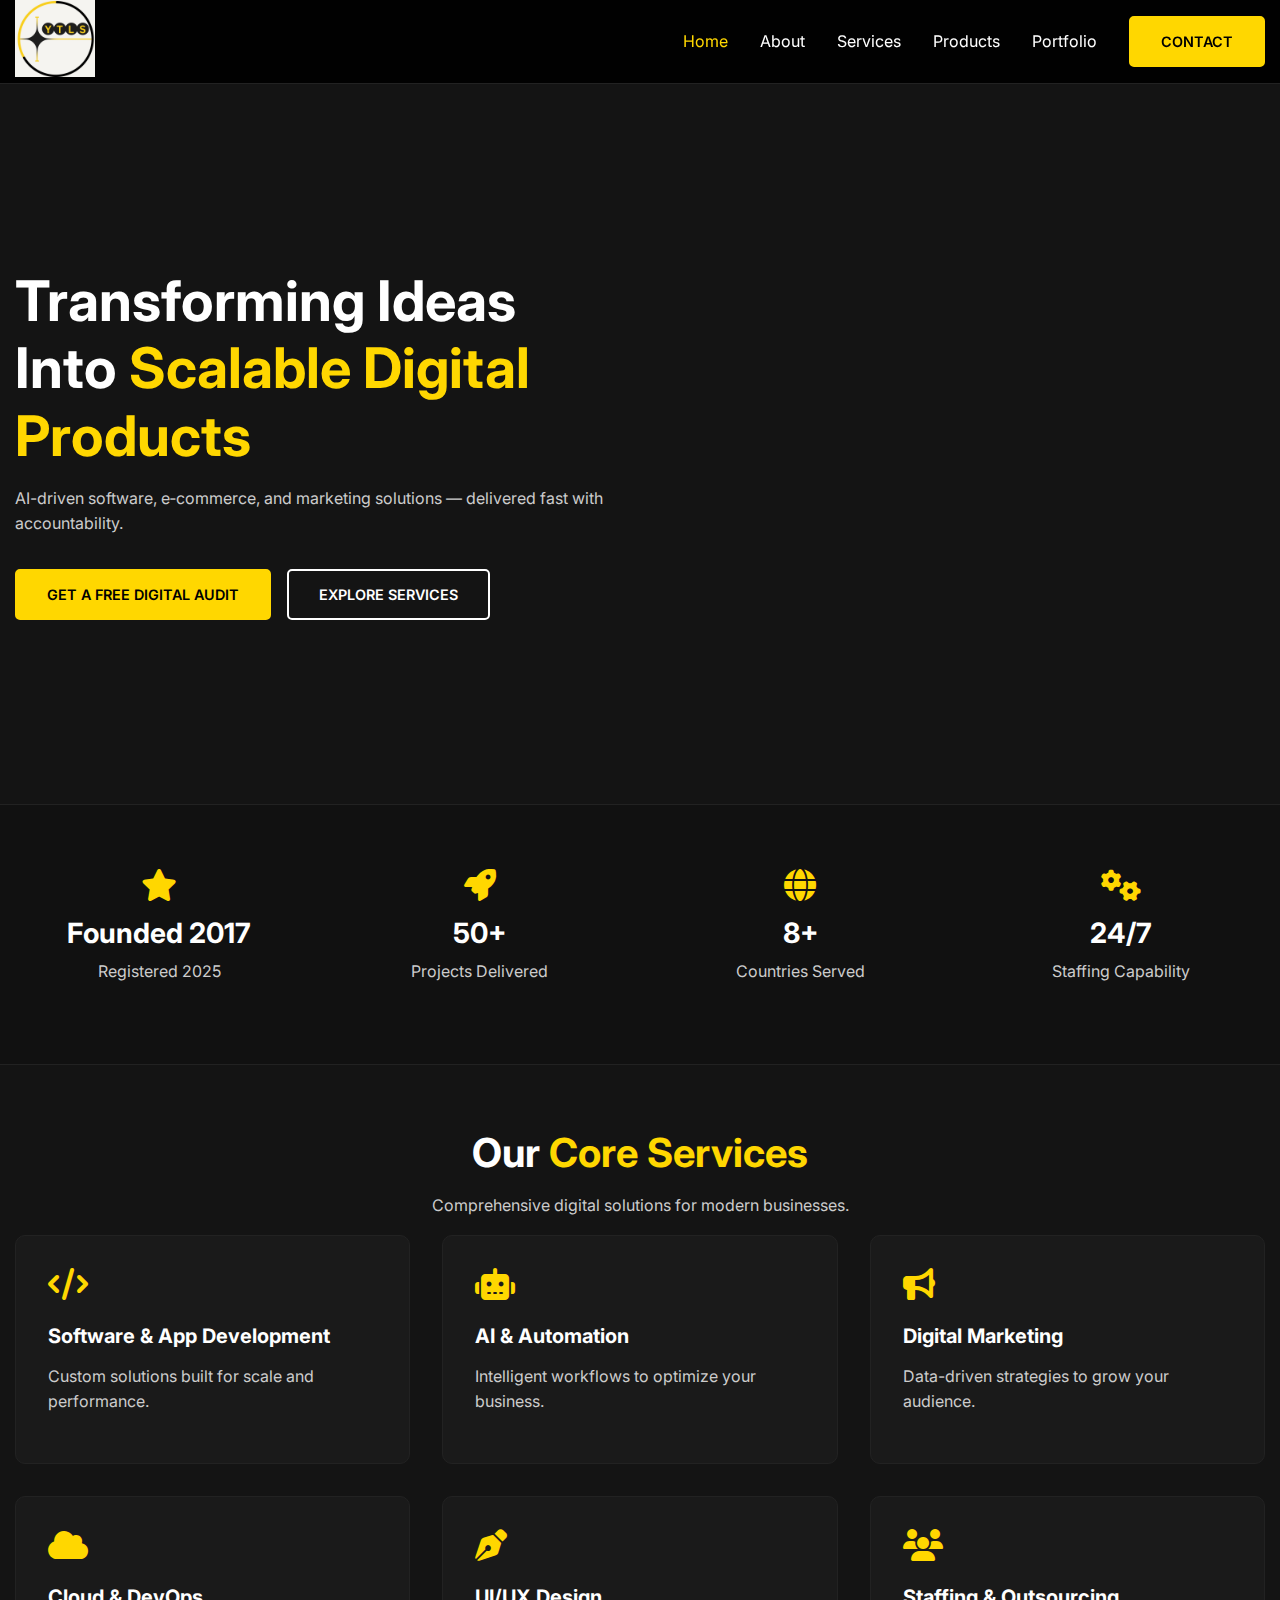
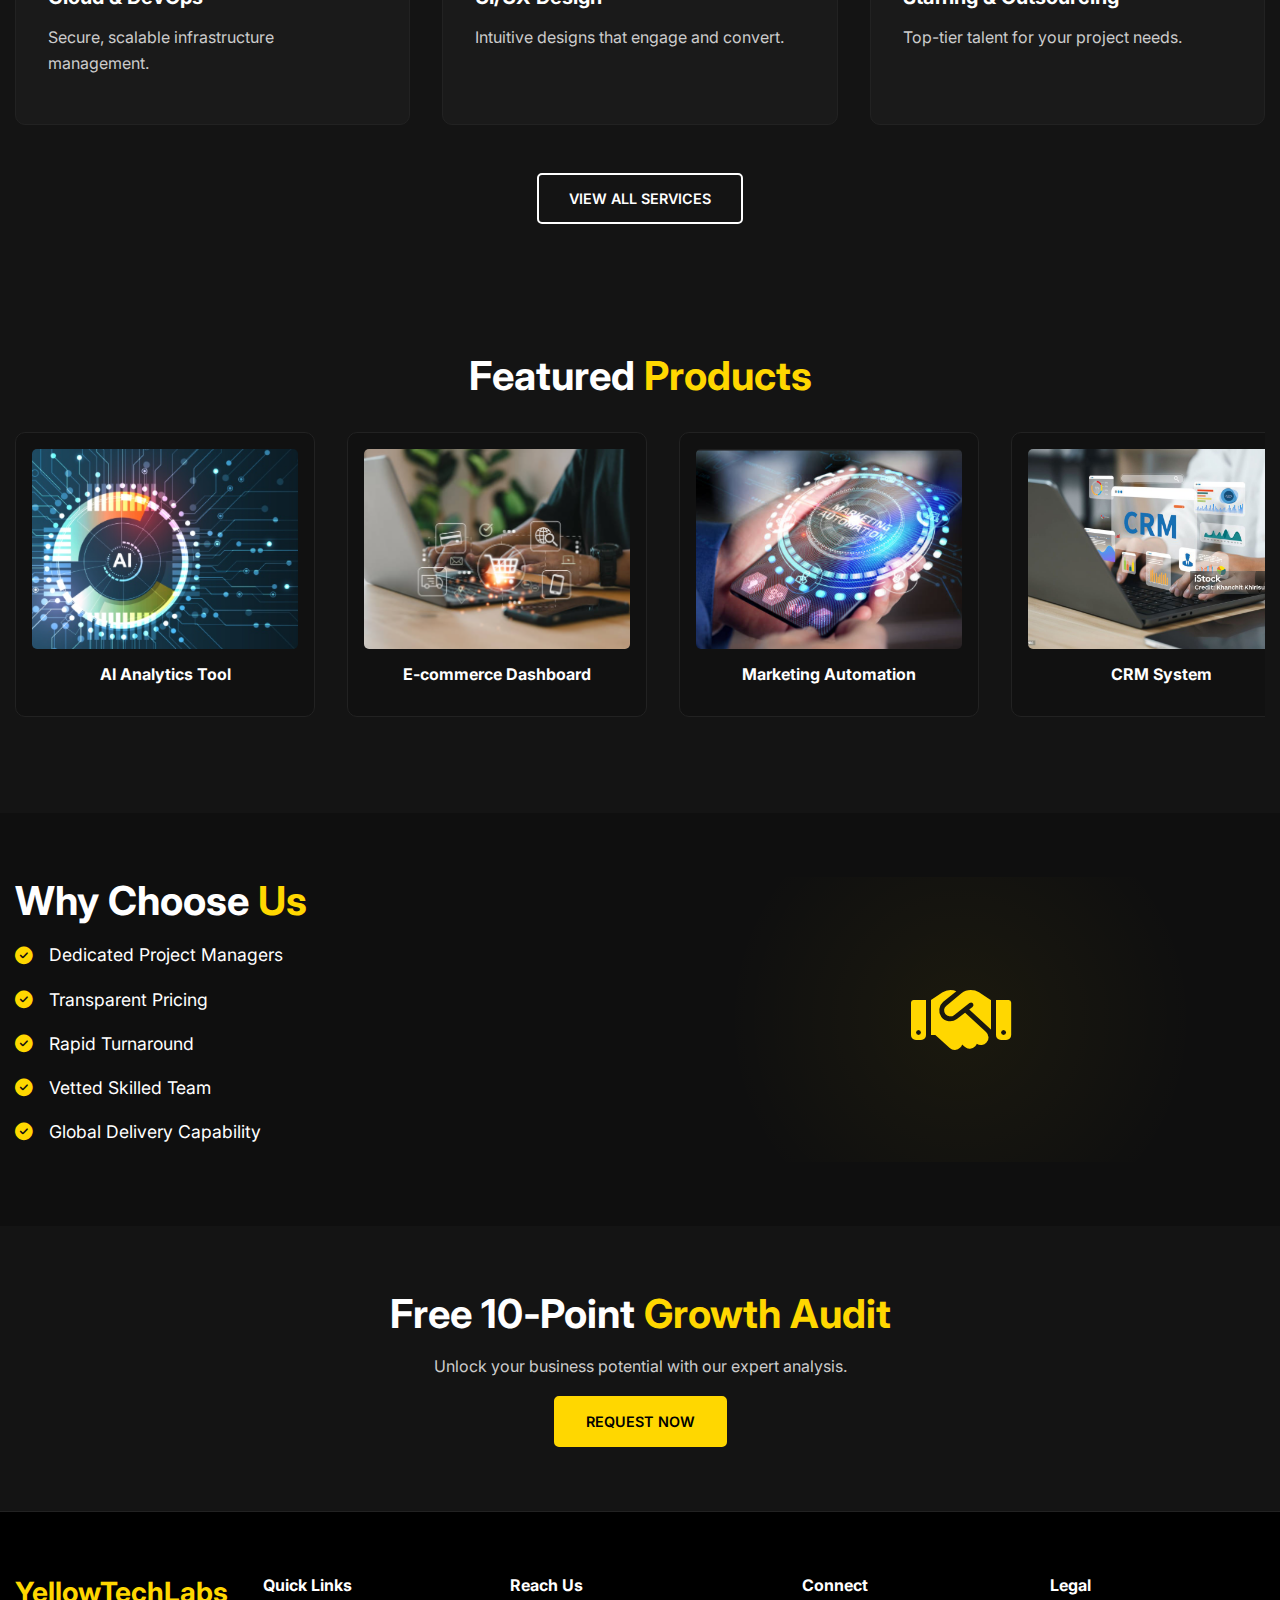
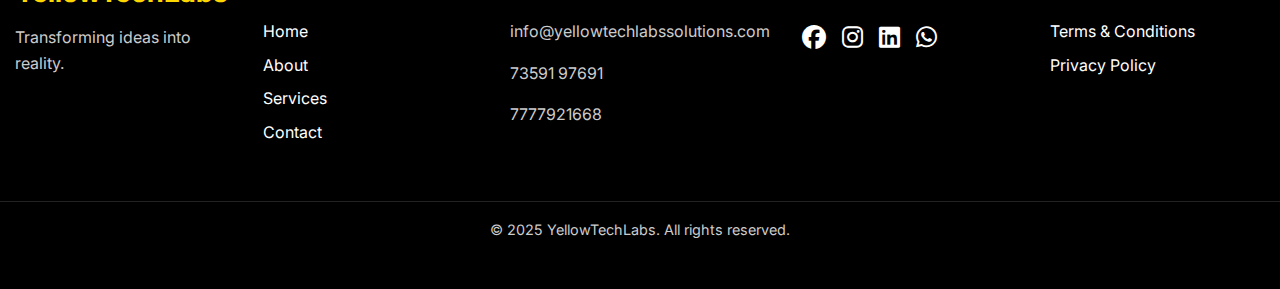
<file: index.html>
<!DOCTYPE html>
<html lang="en">

<head>
    <meta charset="UTF-8">
    <meta name="viewport" content="width=device-width, initial-scale=1.0">
    <meta name="description"
        content="YellowTechLabs - Transforming Ideas Into Scalable Digital Products. AI-driven software, e-commerce, and marketing solutions.">
    <meta name="keywords" content="Software Development, AI, Digital Marketing, E-commerce, DevOps, UI/UX Design">
    <meta name="author" content="YellowTechLabs">

    <!-- Open Graph / Facebook -->
    <meta property="og:type" content="website">
    <meta property="og:url" content="https://www.yellowtechlabs.com/">
    <meta property="og:title" content="YellowTechLabs - Transforming Ideas Into Scalable Digital Products">
    <meta property="og:description"
        content="AI-driven software, e-commerce, and marketing solutions — delivered fast with accountability.">
    <meta property="og:image" content="https://www.yellowtechlabs.com/images/og-image.jpg">

    <!-- Twitter -->
    <meta property="twitter:card" content="summary_large_image">
    <meta property="twitter:url" content="https://www.yellowtechlabs.com/">
    <meta property="twitter:title" content="YellowTechLabs - Transforming Ideas Into Scalable Digital Products">
    <meta property="twitter:description"
        content="AI-driven software, e-commerce, and marketing solutions — delivered fast with accountability.">
    <meta property="twitter:image" content="https://www.yellowtechlabs.com/images/og-image.jpg">

    <title>YellowTechLabs - Transforming Ideas Into Scalable Digital Products</title>

    <link rel="preconnect" href="https://fonts.googleapis.com">
    <link rel="preconnect" href="https://fonts.gstatic.com" crossorigin>
    <link href="https://fonts.googleapis.com/css2?family=Inter:wght@400;600;700&display=swap" rel="stylesheet">
    <link rel="stylesheet" href="https://cdnjs.cloudflare.com/ajax/libs/font-awesome/6.4.0/css/all.min.css">
    <link rel="stylesheet" href="css/style.css">
</head>

<body>

    <!-- Navigation -->
    <nav class="navbar" aria-label="Main Navigation">
        <div class="container">
            <a href="index.html" class="logo" aria-label="YellowTechLabs Home">
                <img src="images/newlogo2.jpeg" alt="YellowTechLabs" style="height: 80px; width: auto;">
            </a>
            <button class="mobile-menu-toggle" aria-label="Toggle navigation">
                <i class="fa-solid fa-bars"></i>
            </button>
            <ul class="nav-links">
                <li><a href="index.html" class="active" aria-current="page">Home</a></li>
                <li><a href="about.html">About</a></li>
                <li><a href="services.html">Services</a></li>
                <li><a href="products.html">Products</a></li>
                <li><a href="portfolio.html">Portfolio</a></li>
                <li><a href="contact.html" class="btn btn-primary">Contact</a></li>
            </ul>
        </div>
    </nav>

    <!-- Section 1: Hero -->
    <header class="hero section-padding">
        <div class="container grid grid-2">
            <div class="hero-content">
                <h1>Transforming Ideas Into <span class="text-yellow">Scalable Digital Products</span></h1>
                <p>AI-driven software, e‑commerce, and marketing solutions — delivered fast with accountability.</p>
                <div class="hero-buttons">
                    <a href="#audit" class="btn btn-primary">Get a Free Digital Audit</a>
                    <a href="services.html" class="btn btn-secondary">Explore Services</a>
                </div>
            </div>
            <div class="hero-image">

            </div>
        </div>
    </header>

    <!-- Section 2: Trust Metrics -->
    <section class="trust-metrics section-padding" aria-label="Trust Metrics">
        <div class="container">
            <div class="grid grid-4 text-center">
                <div class="metric-item">
                    <i class="fa-solid fa-star fa-2x text-yellow" aria-hidden="true"></i>
                    <h3>Founded 2017</h3>
                    <p>Registered 2025</p>
                </div>
                <div class="metric-item">
                    <i class="fa-solid fa-rocket fa-2x text-yellow" aria-hidden="true"></i>
                    <h3>50+</h3>
                    <p>Projects Delivered</p>
                </div>
                <div class="metric-item">
                    <i class="fa-solid fa-globe fa-2x text-yellow" aria-hidden="true"></i>
                    <h3>8+</h3>
                    <p>Countries Served</p>
                </div>
                <div class="metric-item">
                    <i class="fa-solid fa-gears fa-2x text-yellow" aria-hidden="true"></i>
                    <h3>24/7</h3>
                    <p>Staffing Capability</p>
                </div>
            </div>
        </div>
    </section>

    <!-- Section 3: Core Services -->
    <section class="core-services section-padding" aria-labelledby="services-heading">
        <div class="container">
            <div class="section-header text-center">
                <h2 id="services-heading">Our <span class="text-yellow">Core Services</span></h2>
                <p>Comprehensive digital solutions for modern businesses.</p>
            </div>
            <div class="grid grid-3">
                <div class="service-card">
                    <i class="fa-solid fa-code fa-2x text-yellow" aria-hidden="true"></i>
                    <h3>Software & App Development</h3>
                    <p>Custom solutions built for scale and performance.</p>
                </div>
                <div class="service-card">
                    <i class="fa-solid fa-robot fa-2x text-yellow" aria-hidden="true"></i>
                    <h3>AI & Automation</h3>
                    <p>Intelligent workflows to optimize your business.</p>
                </div>
                <div class="service-card">
                    <i class="fa-solid fa-bullhorn fa-2x text-yellow" aria-hidden="true"></i>
                    <h3>Digital Marketing</h3>
                    <p>Data-driven strategies to grow your audience.</p>
                </div>
                <div class="service-card">
                    <i class="fa-solid fa-cloud fa-2x text-yellow" aria-hidden="true"></i>
                    <h3>Cloud & DevOps</h3>
                    <p>Secure, scalable infrastructure management.</p>
                </div>
                <div class="service-card">
                    <i class="fa-solid fa-pen-nib fa-2x text-yellow" aria-hidden="true"></i>
                    <h3>UI/UX Design</h3>
                    <p>Intuitive designs that engage and convert.</p>
                </div>
                <div class="service-card">
                    <i class="fa-solid fa-users fa-2x text-yellow" aria-hidden="true"></i>
                    <h3>Staffing & Outsourcing</h3>
                    <p>Top-tier talent for your project needs.</p>
                </div>
            </div>
            <div class="text-center mt-3">
                <a href="services.html" class="btn btn-secondary">View All Services</a>
            </div>
        </div>
    </section>

    <!-- Section 4: Featured Products -->
    <section class="featured-products section-padding" aria-labelledby="products-heading">
        <div class="container">
            <div class="section-header text-center">
                <h2 id="products-heading">Featured <span class="text-yellow">Products</span></h2>
            </div>
            <!-- Simple Horizontal Scroll Carousel -->
            <div class="carousel-container">
                <div class="carousel-track">
                    <div class="product-card">
                        <img src="images/AI Tool.png" alt="AI Analytics Tool"
                            style="height: 200px; width: 100%; object-fit: cover; border-radius: 5px; margin-bottom: 1rem;">
                        <h4>AI Analytics Tool</h4>
                    </div>
                    <div class="product-card">
                        <img src="images/E-commerce Dash.png" alt="E-commerce Dashboard"
                            style="height: 200px; width: 100%; object-fit: cover; border-radius: 5px; margin-bottom: 1rem;">
                        <h4>E-commerce Dashboard</h4>
                    </div>
                    <div class="product-card">
                        <img src="images/Product 3.png" alt="Marketing Automation"
                            style="height: 200px; width: 100%; object-fit: cover; border-radius: 5px; margin-bottom: 1rem;">
                        <h4>Marketing Automation</h4>
                    </div>
                    <div class="product-card">
                        <img src="images/CRM_System.png" alt="CRM System"
                            style="height: 200px; width: 100%; object-fit: cover; border-radius: 5px; margin-bottom: 1rem;">
                        <h4>CRM System</h4>
                    </div>
                </div>
            </div>
        </div>
    </section>

    <!-- Section 6: Why Choose Us -->
    <section class="why-choose-us section-padding" aria-labelledby="why-us-heading">
        <div class="container grid grid-2">
            <div class="why-content">
                <h2 id="why-us-heading">Why Choose <span class="text-yellow">Us</span></h2>
                <ul class="icon-list">
                    <li><i class="fa-solid fa-check-circle text-yellow" aria-hidden="true"></i>
                        Dedicated Project
                        Managers</li>
                    <li><i class="fa-solid fa-check-circle text-yellow" aria-hidden="true"></i>
                        Transparent Pricing</li>
                    <li><i class="fa-solid fa-check-circle text-yellow" aria-hidden="true"></i>
                        Rapid Turnaround</li>
                    <li><i class="fa-solid fa-check-circle text-yellow" aria-hidden="true"></i>
                        Vetted Skilled Team</li>
                    <li><i class="fa-solid fa-check-circle text-yellow" aria-hidden="true"></i>
                        Global Delivery
                        Capability</li>
                </ul>
            </div>
            <div class="why-image-placeholder" role="img" aria-label="Handshake illustration">
                <i class="fa-solid fa-handshake fa-5x text-yellow"></i>
            </div>
        </div>
    </section>

    <!-- Section 8: Lead Magnet CTA -->
    <section id="audit" class="cta-section section-padding text-center" aria-labelledby="cta-heading">
        <div class="container">
            <h2 id="cta-heading">Free 10‑Point <span class="text-yellow">Growth Audit</span></h2>
            <p>Unlock your business potential with our expert analysis.</p>
            <a href="contact.html" class="btn btn-primary">Request Now</a>
        </div>
    </section>

    <!-- Section 9: Footer -->
    <footer class="footer">
        <div class="container grid grid-5">
            <div class="footer-col">
                <h3>YellowTechLabs</h3>
                <p>Transforming ideas into reality.</p>
            </div>
            <div class="footer-col">
                <h4>Quick Links</h4>
                <ul>
                    <li><a href="index.html">Home</a></li>
                    <li><a href="about.html">About</a></li>
                    <li><a href="services.html">Services</a></li>
                    <li><a href="contact.html">Contact</a></li>
                </ul>
            </div>
            <div class="footer-col">
                <h4>Reach Us</h4>
                <p><a href="https://mail.google.com/mail/?view=cm&fs=1&to=info@yellowtechlabssolutions.com"
                        target="_blank">info@yellowtechlabssolutions.com</a></p>
                <p><a href="https://wa.me/917359197691" target="_blank">73591 97691</a></p>
                <p><a href="https://wa.me/917777921668" target="_blank">7777921668</a></p>
            </div>
            <div class="footer-col">
                <h4>Connect</h4>
                <div class="social-icons">
                    <a href="https://www.facebook.com/profile.php?id=61588084139112" target="_blank"
                        aria-label="Facebook"><i class="fa-brands fa-facebook"></i></a>
                    <a href="#" aria-label="Instagram"><i class="fa-brands fa-instagram"></i></a>
                    <a href="https://www.linkedin.com/company/111452900/admin/dashboard/" target="_blank"
                        aria-label="LinkedIn"><i class="fa-brands fa-linkedin"></i></a>
                    <a href="https://wa.me/917359197691" target="_blank" aria-label="WhatsApp"><i
                            class="fa-brands fa-whatsapp"></i></a>
                </div>
            </div>
            <div class="footer-col">
                <h4>Legal</h4>
                <ul>
                    <li><a href="#" class="open-modal" data-modal="terms">Terms & Conditions</a>
                    </li>
                    <li><a href="#" class="open-modal" data-modal="privacy">Privacy Policy</a></li>
                </ul>
            </div>
        </div>
        <div class="footer-bottom text-center">
            <p>&copy; 2025 YellowTechLabs. All rights reserved.</p>
        </div>
    </footer>

    <!-- Modal Structure -->
    <div class="modal-overlay" id="modalOverlay">
        <div class="modal-content">
            <button class="modal-close"><i class="fa-solid fa-times"></i></button>
            <div class="modal-body" id="modalBody">
                <h2 id="modalTitle">Modal Title</h2>
                <!-- Content injected via JS -->
            </div>
        </div>
    </div>

    <script src="js/main.js"></script>
</body>

</html>
</file>
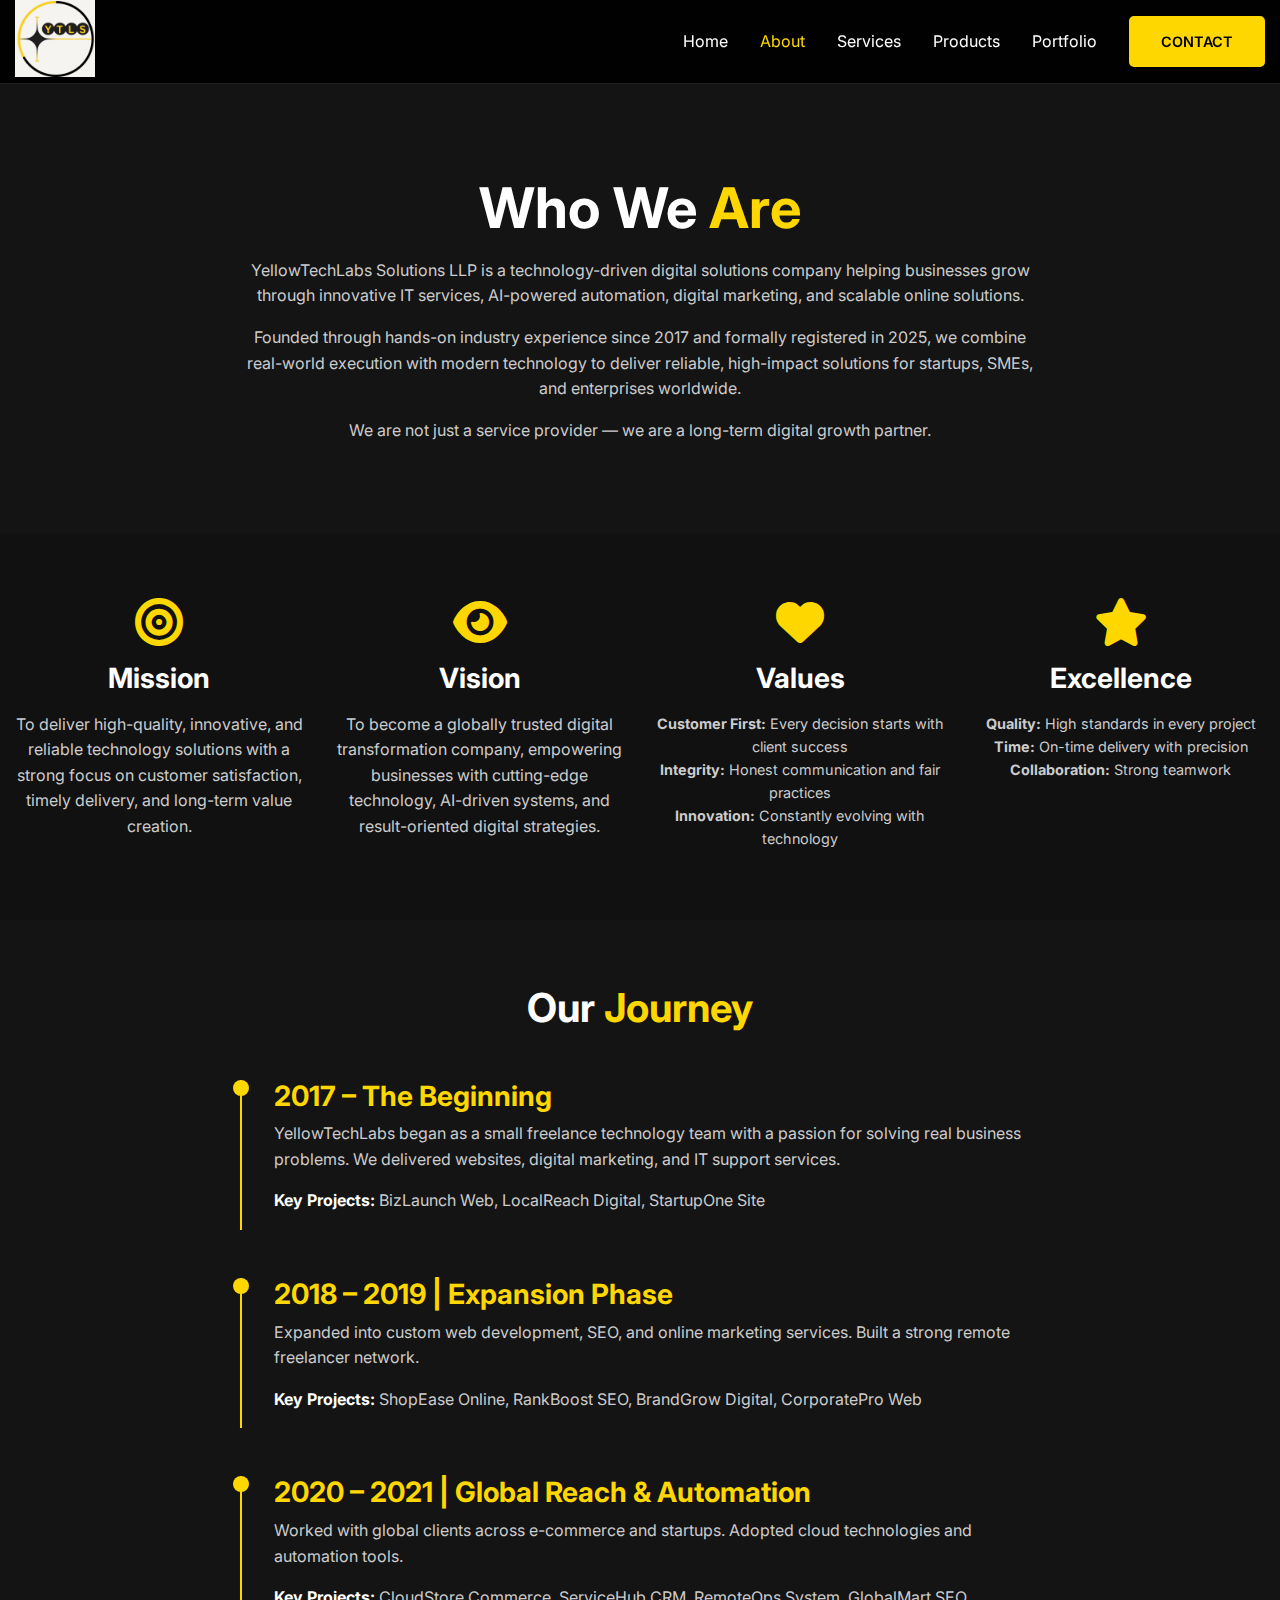
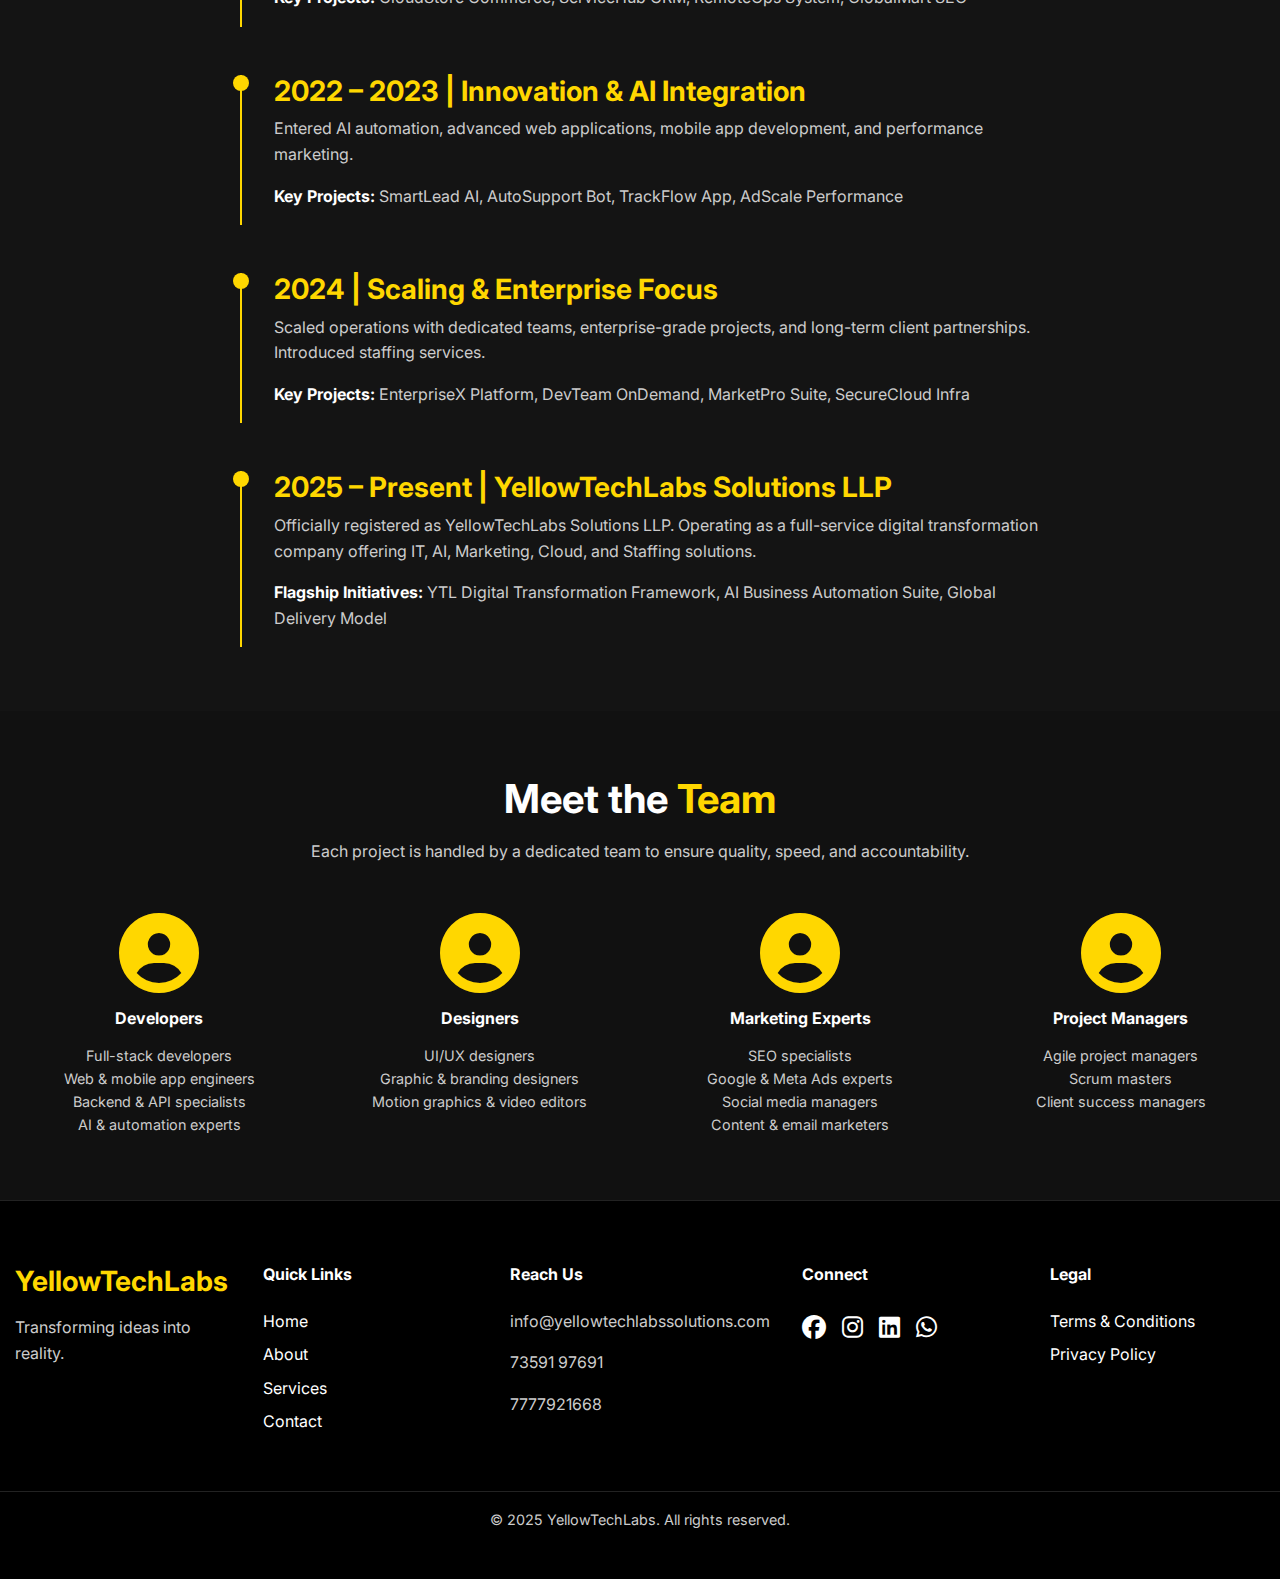
<file: about.html>
<!DOCTYPE html>
<html lang="en">

<head>
    <meta charset="UTF-8">
    <meta name="viewport" content="width=device-width, initial-scale=1.0">
    <title>About Us - YellowTechLabs</title>
    <link rel="stylesheet" href="css/style.css">
    <link href="https://fonts.googleapis.com/css2?family=Inter:wght@400;600;700&display=swap" rel="stylesheet">
    <link rel="stylesheet" href="https://cdnjs.cloudflare.com/ajax/libs/font-awesome/6.4.0/css/all.min.css">
</head>

<body>

    <!-- Navigation -->
    <nav class="navbar">
        <div class="container">
            <a href="index.html" class="logo" aria-label="YellowTechLabs Home">
                <img src="images/newlogo2.jpeg" alt="YellowTechLabs" style="height: 80px; width: auto;">
            </a>
            <button class="mobile-menu-toggle" aria-label="Toggle navigation">
                <i class="fa-solid fa-bars"></i>
            </button>
            <ul class="nav-links">
                <li><a href="index.html">Home</a></li>
                <li><a href="about.html" class="active">About</a></li>
                <li><a href="services.html">Services</a></li>
                <li><a href="products.html">Products</a></li>
                <li><a href="portfolio.html">Portfolio</a></li>
                <li><a href="contact.html" class="btn btn-primary">Contact</a></li>
            </ul>
        </div>
    </nav>

    <!-- Hero -->
    <header class="hero section-padding" style="min-height: 50vh;">
        <div class="container text-center">
            <h1>Who We <span class="text-yellow">Are</span></h1>
            <p style="max-width: 800px; margin: 0 auto;">YellowTechLabs Solutions LLP is a technology-driven digital
                solutions company helping businesses grow through innovative IT services, AI-powered automation, digital
                marketing, and scalable online solutions.</p>
            <p style="max-width: 800px; margin: 1rem auto 0;">Founded through hands-on industry experience since 2017
                and formally registered in 2025, we combine real-world execution with modern technology to deliver
                reliable, high-impact solutions for startups, SMEs, and enterprises worldwide.</p>
            <p style="max-width: 800px; margin: 1rem auto 0;">We are not just a service provider — we are a long-term
                digital growth partner.</p>
        </div>
    </header>

    <!-- Mission / Vision / Values -->
    <section class="values-section section-padding" style="background-color: #111;">
        <div class="container grid grid-4">
            <div class="value-card text-center">
                <i class="fa-solid fa-bullseye fa-3x text-yellow" style="margin-bottom: 1rem;"></i>
                <h3>Mission</h3>
                <p>To deliver high-quality, innovative, and reliable technology solutions with a strong focus on
                    customer satisfaction, timely delivery, and long-term value creation.</p>
            </div>
            <div class="value-card text-center">
                <i class="fa-solid fa-eye fa-3x text-yellow" style="margin-bottom: 1rem;"></i>
                <h3>Vision</h3>
                <p>To become a globally trusted digital transformation company, empowering businesses with cutting-edge
                    technology, AI-driven systems, and result-oriented digital strategies.</p>
            </div>
            <div class="value-card text-center">
                <i class="fa-solid fa-heart fa-3x text-yellow" style="margin-bottom: 1rem;"></i>
                <h3>Values</h3>
                <ul style="list-style: none; padding: 0; font-size: 0.9rem; color: #ccc;">
                    <li><strong>Customer First:</strong> Every decision starts with client success</li>
                    <li><strong>Integrity:</strong> Honest communication and fair practices</li>
                    <li><strong>Innovation:</strong> Constantly evolving with technology</li>
                </ul>
            </div>
            <div class="value-card text-center">
                <i class="fa-solid fa-star fa-3x text-yellow" style="margin-bottom: 1rem;"></i>
                <h3>Excellence</h3>
                <ul style="list-style: none; padding: 0; font-size: 0.9rem; color: #ccc;">
                    <li><strong>Quality:</strong> High standards in every project</li>
                    <li><strong>Time:</strong> On-time delivery with precision</li>
                    <li><strong>Collaboration:</strong> Strong teamwork</li>
                </ul>
            </div>
        </div>
    </section>

    <!-- Timeline -->
    <section class="timeline-section section-padding">
        <div class="container">
            <div class="section-header text-center">
                <h2>Our <span class="text-yellow">Journey</span></h2>
            </div>
            <div class="timeline-detailed" style="margin-top: 3rem;">
                <div class="timeline-year">
                    <h3>2017 – The Beginning</h3>
                    <p>YellowTechLabs began as a small freelance technology team with a passion for solving real
                        business problems. We delivered websites, digital marketing, and IT support services.</p>
                    <p><strong>Key Projects:</strong> BizLaunch Web, LocalReach Digital, StartupOne Site</p>
                </div>
                <div class="timeline-year">
                    <h3>2018 – 2019 | Expansion Phase</h3>
                    <p>Expanded into custom web development, SEO, and online marketing services. Built a strong remote
                        freelancer network.</p>
                    <p><strong>Key Projects:</strong> ShopEase Online, RankBoost SEO, BrandGrow Digital, CorporatePro
                        Web</p>
                </div>
                <div class="timeline-year">
                    <h3>2020 – 2021 | Global Reach & Automation</h3>
                    <p>Worked with global clients across e-commerce and startups. Adopted cloud technologies and
                        automation tools.</p>
                    <p><strong>Key Projects:</strong> CloudStore Commerce, ServiceHub CRM, RemoteOps System, GlobalMart
                        SEO</p>
                </div>
                <div class="timeline-year">
                    <h3>2022 – 2023 | Innovation & AI Integration</h3>
                    <p>Entered AI automation, advanced web applications, mobile app development, and performance
                        marketing.</p>
                    <p><strong>Key Projects:</strong> SmartLead AI, AutoSupport Bot, TrackFlow App, AdScale Performance
                    </p>
                </div>
                <div class="timeline-year">
                    <h3>2024 | Scaling & Enterprise Focus</h3>
                    <p>Scaled operations with dedicated teams, enterprise-grade projects, and long-term client
                        partnerships. Introduced staffing services.</p>
                    <p><strong>Key Projects:</strong> EnterpriseX Platform, DevTeam OnDemand, MarketPro Suite,
                        SecureCloud Infra</p>
                </div>
                <div class="timeline-year">
                    <h3>2025 – Present | YellowTechLabs Solutions LLP</h3>
                    <p>Officially registered as YellowTechLabs Solutions LLP. Operating as a full-service digital
                        transformation company offering IT, AI, Marketing, Cloud, and Staffing solutions.</p>
                    <p><strong>Flagship Initiatives:</strong> YTL Digital Transformation Framework, AI Business
                        Automation Suite, Global Delivery Model</p>
                </div>
            </div>
        </div>
    </section>

    <!-- Team Section -->
    <section class="team-section section-padding" style="background-color: #111;">
        <div class="container">
            <div class="section-header text-center">
                <h2>Meet the <span class="text-yellow">Team</span></h2>
                <p>Each project is handled by a dedicated team to ensure quality, speed, and accountability.</p>
            </div>
            <div class="grid grid-4" style="margin-top: 3rem; align-items: start;">
                <div class="team-card text-center">
                    <i class="fa-solid fa-user-circle fa-5x text-yellow" style="margin-bottom: 1rem;"></i>
                    <h4>Developers</h4>
                    <ul style="list-style: none; padding: 0; font-size: 0.9rem; color: #ccc; margin-top: 0.5rem;">
                        <li>Full-stack developers</li>
                        <li>Web & mobile app engineers</li>
                        <li>Backend & API specialists</li>
                        <li>AI & automation experts</li>
                    </ul>
                </div>
                <div class="team-card text-center">
                    <i class="fa-solid fa-user-circle fa-5x text-yellow" style="margin-bottom: 1rem;"></i>
                    <h4>Designers</h4>
                    <ul style="list-style: none; padding: 0; font-size: 0.9rem; color: #ccc; margin-top: 0.5rem;">
                        <li>UI/UX designers</li>
                        <li>Graphic & branding designers</li>
                        <li>Motion graphics & video editors</li>
                    </ul>
                </div>
                <div class="team-card text-center">
                    <i class="fa-solid fa-user-circle fa-5x text-yellow" style="margin-bottom: 1rem;"></i>
                    <h4>Marketing Experts</h4>
                    <ul style="list-style: none; padding: 0; font-size: 0.9rem; color: #ccc; margin-top: 0.5rem;">
                        <li>SEO specialists</li>
                        <li>Google & Meta Ads experts</li>
                        <li>Social media managers</li>
                        <li>Content & email marketers</li>
                    </ul>
                </div>
                <div class="team-card text-center">
                    <i class="fa-solid fa-user-circle fa-5x text-yellow" style="margin-bottom: 1rem;"></i>
                    <h4>Project Managers</h4>
                    <ul style="list-style: none; padding: 0; font-size: 0.9rem; color: #ccc; margin-top: 0.5rem;">
                        <li>Agile project managers</li>
                        <li>Scrum masters</li>
                        <li>Client success managers</li>
                    </ul>
                </div>
            </div>
        </div>
    </section>

    <!-- Footer -->
    <footer class="footer">
        <div class="container grid grid-5">
            <div class="footer-col">
                <h3>YellowTechLabs</h3>
                <p>Transforming ideas into reality.</p>
            </div>
            <div class="footer-col">
                <h4>Quick Links</h4>
                <ul>
                    <li><a href="index.html">Home</a></li>
                    <li><a href="about.html">About</a></li>
                    <li><a href="services.html">Services</a></li>
                    <li><a href="contact.html">Contact</a></li>
                </ul>
            </div>
            <div class="footer-col">
                <h4>Reach Us</h4>
                <p><a href="https://mail.google.com/mail/?view=cm&fs=1&to=info@yellowtechlabssolutions.com"
                        target="_blank">info@yellowtechlabssolutions.com</a></p>
                <p><a href="https://wa.me/917359197691" target="_blank">73591 97691</a></p>
                <p><a href="https://wa.me/917777921668" target="_blank">7777921668</a></p>
            </div>
            <div class="footer-col">
                <h4>Connect</h4>
                <div class="social-icons">
                    <a href="https://www.facebook.com/profile.php?id=61588084139112" target="_blank"
                        aria-label="Facebook"><i class="fa-brands fa-facebook"></i></a>
                    <a href="#" aria-label="Instagram"><i class="fa-brands fa-instagram"></i></a>
                    <a href="https://www.linkedin.com/company/111452900/admin/dashboard/" target="_blank"
                        aria-label="LinkedIn"><i class="fa-brands fa-linkedin"></i></a>
                    <a href="https://wa.me/917359197691" target="_blank" aria-label="WhatsApp"><i
                            class="fa-brands fa-whatsapp"></i></a>
                </div>
            </div>
            <div class="footer-col">
                <h4>Legal</h4>
                <ul>
                    <li><a href="#" class="open-modal" data-modal="terms">Terms & Conditions</a>
                    </li>
                    <li><a href="#" class="open-modal" data-modal="privacy">Privacy Policy</a></li>
                </ul>
            </div>
        </div>
        <div class="footer-bottom text-center">
            <p>&copy; 2025 YellowTechLabs. All rights reserved.</p>
        </div>
    </footer>

    <!-- Modal Structure -->
    <div class="modal-overlay" id="modalOverlay">
        <div class="modal-content">
            <button class="modal-close"><i class="fa-solid fa-times"></i></button>
            <div class="modal-body" id="modalBody">
                <h2 id="modalTitle">Modal Title</h2>
                <!-- Content injected via JS -->
            </div>
        </div>
    </div>

    <script src="js/main.js"></script>
</body>

</html>
</file>
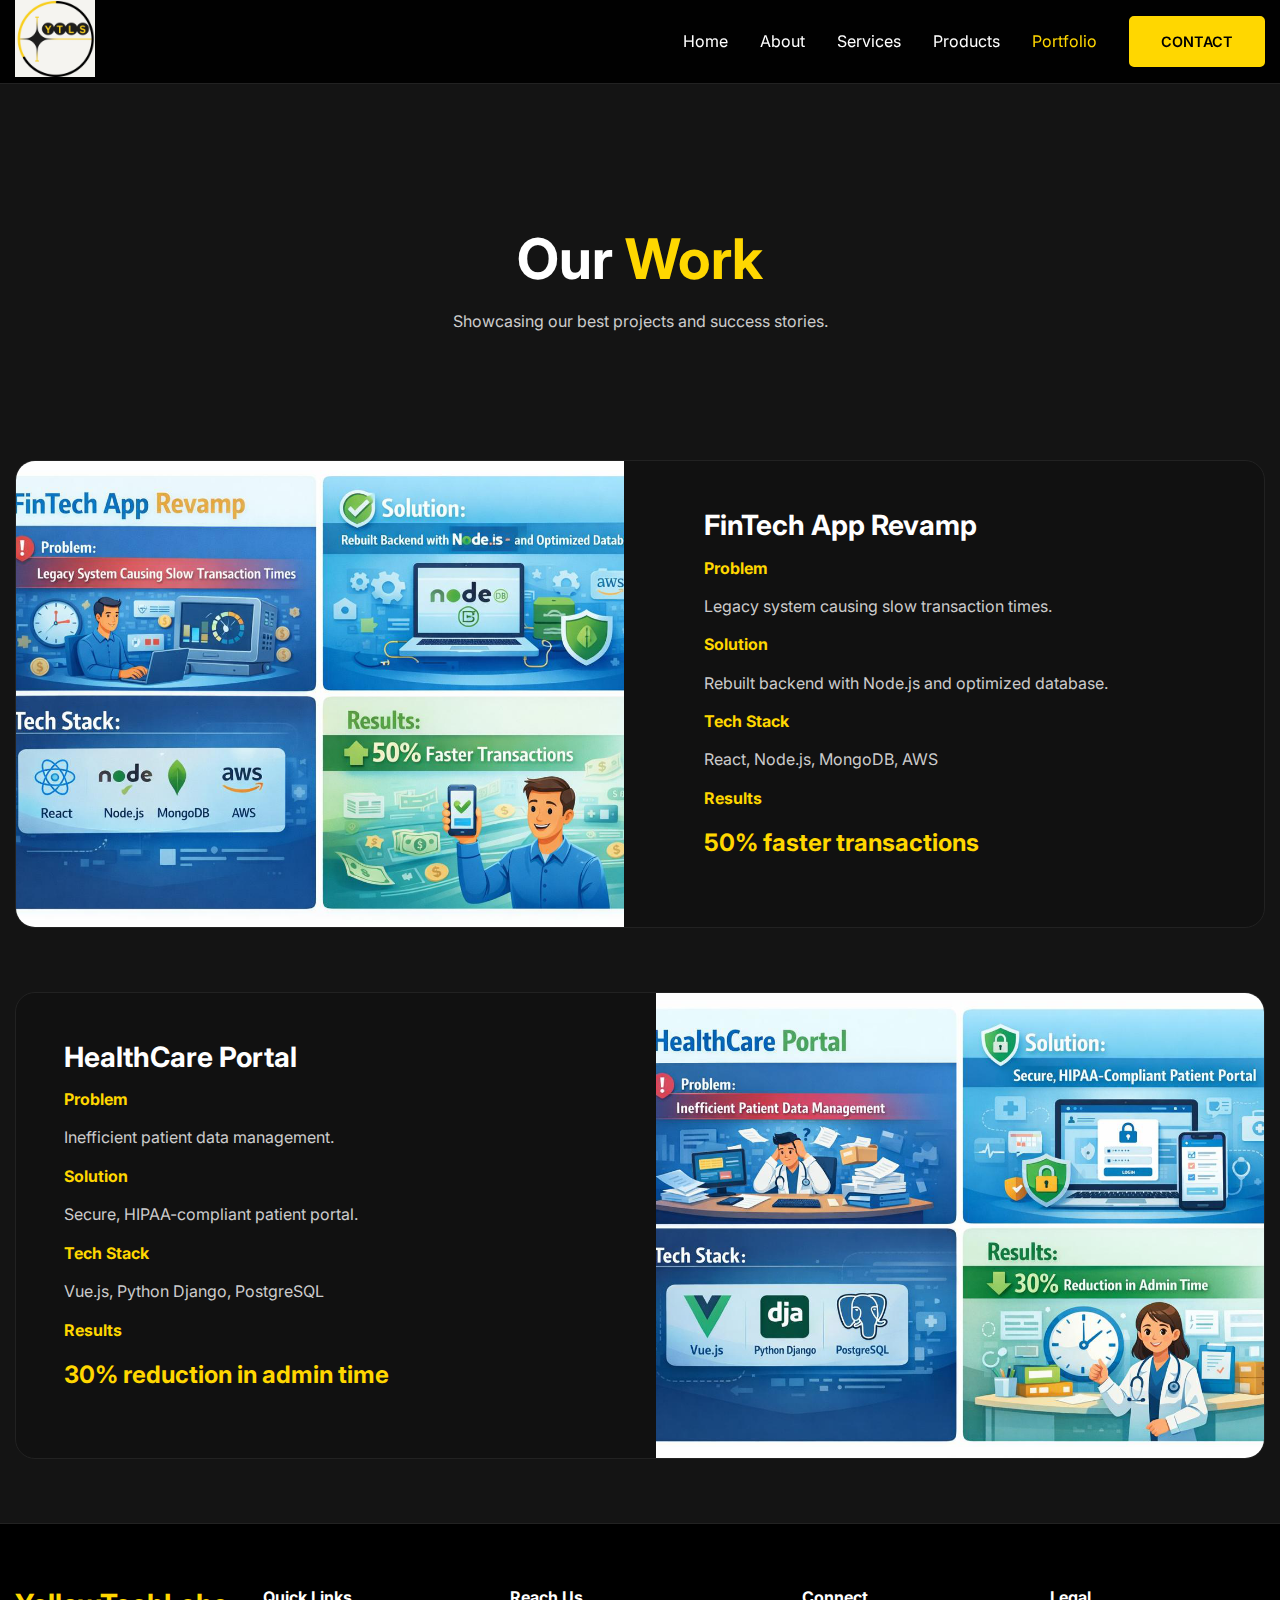
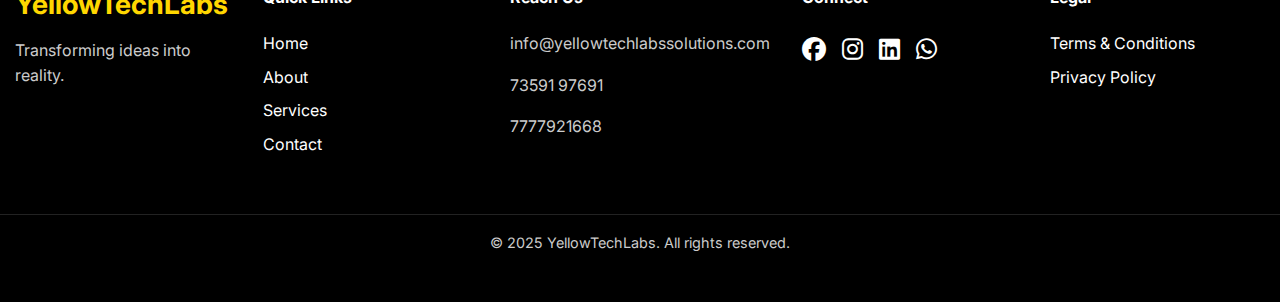
<file: portfolio.html>
<!DOCTYPE html>
<html lang="en">

<head>
    <meta charset="UTF-8">
    <meta name="viewport" content="width=device-width, initial-scale=1.0">
    <title>Portfolio - YellowTechLabs</title>
    <link rel="stylesheet" href="css/style.css">
    <link href="https://fonts.googleapis.com/css2?family=Inter:wght@400;600;700&display=swap" rel="stylesheet">
    <link rel="stylesheet" href="https://cdnjs.cloudflare.com/ajax/libs/font-awesome/6.4.0/css/all.min.css">
</head>

<body>

    <!-- Navigation -->
    <nav class="navbar">
        <div class="container">
            <a href="index.html" class="logo" aria-label="YellowTechLabs Home">
                <img src="images/newlogo2.jpeg" alt="YellowTechLabs" style="height: 80px; width: auto;">
            </a>
            <button class="mobile-menu-toggle" aria-label="Toggle navigation">
                <i class="fa-solid fa-bars"></i>
            </button>
            <ul class="nav-links">
                <li><a href="index.html">Home</a></li>
                <li><a href="about.html">About</a></li>
                <li><a href="services.html">Services</a></li>
                <li><a href="products.html">Products</a></li>
                <li><a href="portfolio.html" class="active">Portfolio</a></li>
                <li><a href="contact.html" class="btn btn-primary">Contact</a></li>
            </ul>
        </div>
    </nav>

    <!-- Hero -->
    <header class="hero section-padding" style="min-height: 40vh; padding-bottom: 1rem;">
        <div class="container text-center">
            <h1>Our <span class="text-yellow">Work</span></h1>
            <p>Showcasing our best projects and success stories.</p>
        </div>
    </header>

    <!-- Case Study Template -->
    <section class="portfolio-section section-padding" style="padding-top: 1rem;">
        <div class="container">

            <!-- Project 1 -->
            <div class="case-study-block grid grid-2" style="margin-bottom: 4rem;">
                <div class="case-image-container" style="height: 100%; min-height: 300px;">
                    <img src="images/FinTech_App_Revamp.png" alt="FinTech App Revamp"
                        style="width: 100%; height: 100%; object-fit: cover; border-radius: 10px 0 0 10px;">
                </div>
                <div class="case-content">
                    <h3>FinTech App Revamp</h3>
                    <div style="margin: 1rem 0;">
                        <h4 class="text-yellow">Problem</h4>
                        <p>Legacy system causing slow transaction times.</p>
                        <h4 class="text-yellow">Solution</h4>
                        <p>Rebuilt backend with Node.js and optimized database.</p>
                        <h4 class="text-yellow">Tech Stack</h4>
                        <p>React, Node.js, MongoDB, AWS</p>
                        <h4 class="text-yellow">Results</h4>
                        <p class="result-highlight">50% faster transactions</p>
                    </div>
                </div>
            </div>

            <!-- Project 2 -->
            <div class="case-study-block grid grid-2 reverse-layout">
                <div class="case-content">
                    <h3>HealthCare Portal</h3>
                    <div style="margin: 1rem 0;">
                        <h4 class="text-yellow">Problem</h4>
                        <p>Inefficient patient data management.</p>
                        <h4 class="text-yellow">Solution</h4>
                        <p>Secure, HIPAA-compliant patient portal.</p>
                        <h4 class="text-yellow">Tech Stack</h4>
                        <p>Vue.js, Python Django, PostgreSQL</p>
                        <h4 class="text-yellow">Results</h4>
                        <p class="result-highlight">30% reduction in admin time</p>
                    </div>
                </div>
                <div class="case-image-container" style="height: 100%; min-height: 300px;">
                    <img src="images/HealthCare_Portal.png" alt="HealthCare Portal"
                        style="width: 100%; height: 100%; object-fit: cover; border-radius: 0 10px 10px 0;">
                </div>
            </div>

        </div>
    </section>

    <!-- Footer -->
    <footer class="footer">
        <div class="container grid grid-5">
            <div class="footer-col">
                <h3>YellowTechLabs</h3>
                <p>Transforming ideas into reality.</p>
            </div>
            <div class="footer-col">
                <h4>Quick Links</h4>
                <ul>
                    <li><a href="index.html">Home</a></li>
                    <li><a href="about.html">About</a></li>
                    <li><a href="services.html">Services</a></li>
                    <li><a href="contact.html">Contact</a></li>
                </ul>
            </div>
            <div class="footer-col">
                <h4>Reach Us</h4>
                <p><a href="https://mail.google.com/mail/?view=cm&fs=1&to=info@yellowtechlabssolutions.com"
                        target="_blank">info@yellowtechlabssolutions.com</a></p>
                <p><a href="https://wa.me/917359197691" target="_blank">73591 97691</a></p>
                <p><a href="https://wa.me/917777921668" target="_blank">7777921668</a></p>
            </div>
            <div class="footer-col">
                <h4>Connect</h4>
                <div class="social-icons">
                    <a href="https://www.facebook.com/profile.php?id=61588084139112" target="_blank"
                        aria-label="Facebook"><i class="fa-brands fa-facebook"></i></a>
                    <a href="#" aria-label="Instagram"><i class="fa-brands fa-instagram"></i></a>
                    <a href="https://www.linkedin.com/company/111452900/admin/dashboard/" target="_blank"
                        aria-label="LinkedIn"><i class="fa-brands fa-linkedin"></i></a>
                    <a href="https://wa.me/917359197691" target="_blank" aria-label="WhatsApp"><i
                            class="fa-brands fa-whatsapp"></i></a>
                </div>
            </div>
            <div class="footer-col">
                <h4>Legal</h4>
                <ul>
                    <li><a href="#" class="open-modal" data-modal="terms">Terms & Conditions</a>
                    </li>
                    <li><a href="#" class="open-modal" data-modal="privacy">Privacy Policy</a></li>
                </ul>
            </div>
        </div>
        <div class="footer-bottom text-center">
            <p>&copy; 2025 YellowTechLabs. All rights reserved.</p>
        </div>
    </footer>

    <!-- Modal Structure -->
    <div class="modal-overlay" id="modalOverlay">
        <div class="modal-content">
            <button class="modal-close"><i class="fa-solid fa-times"></i></button>
            <div class="modal-body" id="modalBody">
                <h2 id="modalTitle">Modal Title</h2>
                <!-- Content injected via JS -->
            </div>
        </div>
    </div>

    <script src="js/main.js"></script>
</body>

</html>
</file>
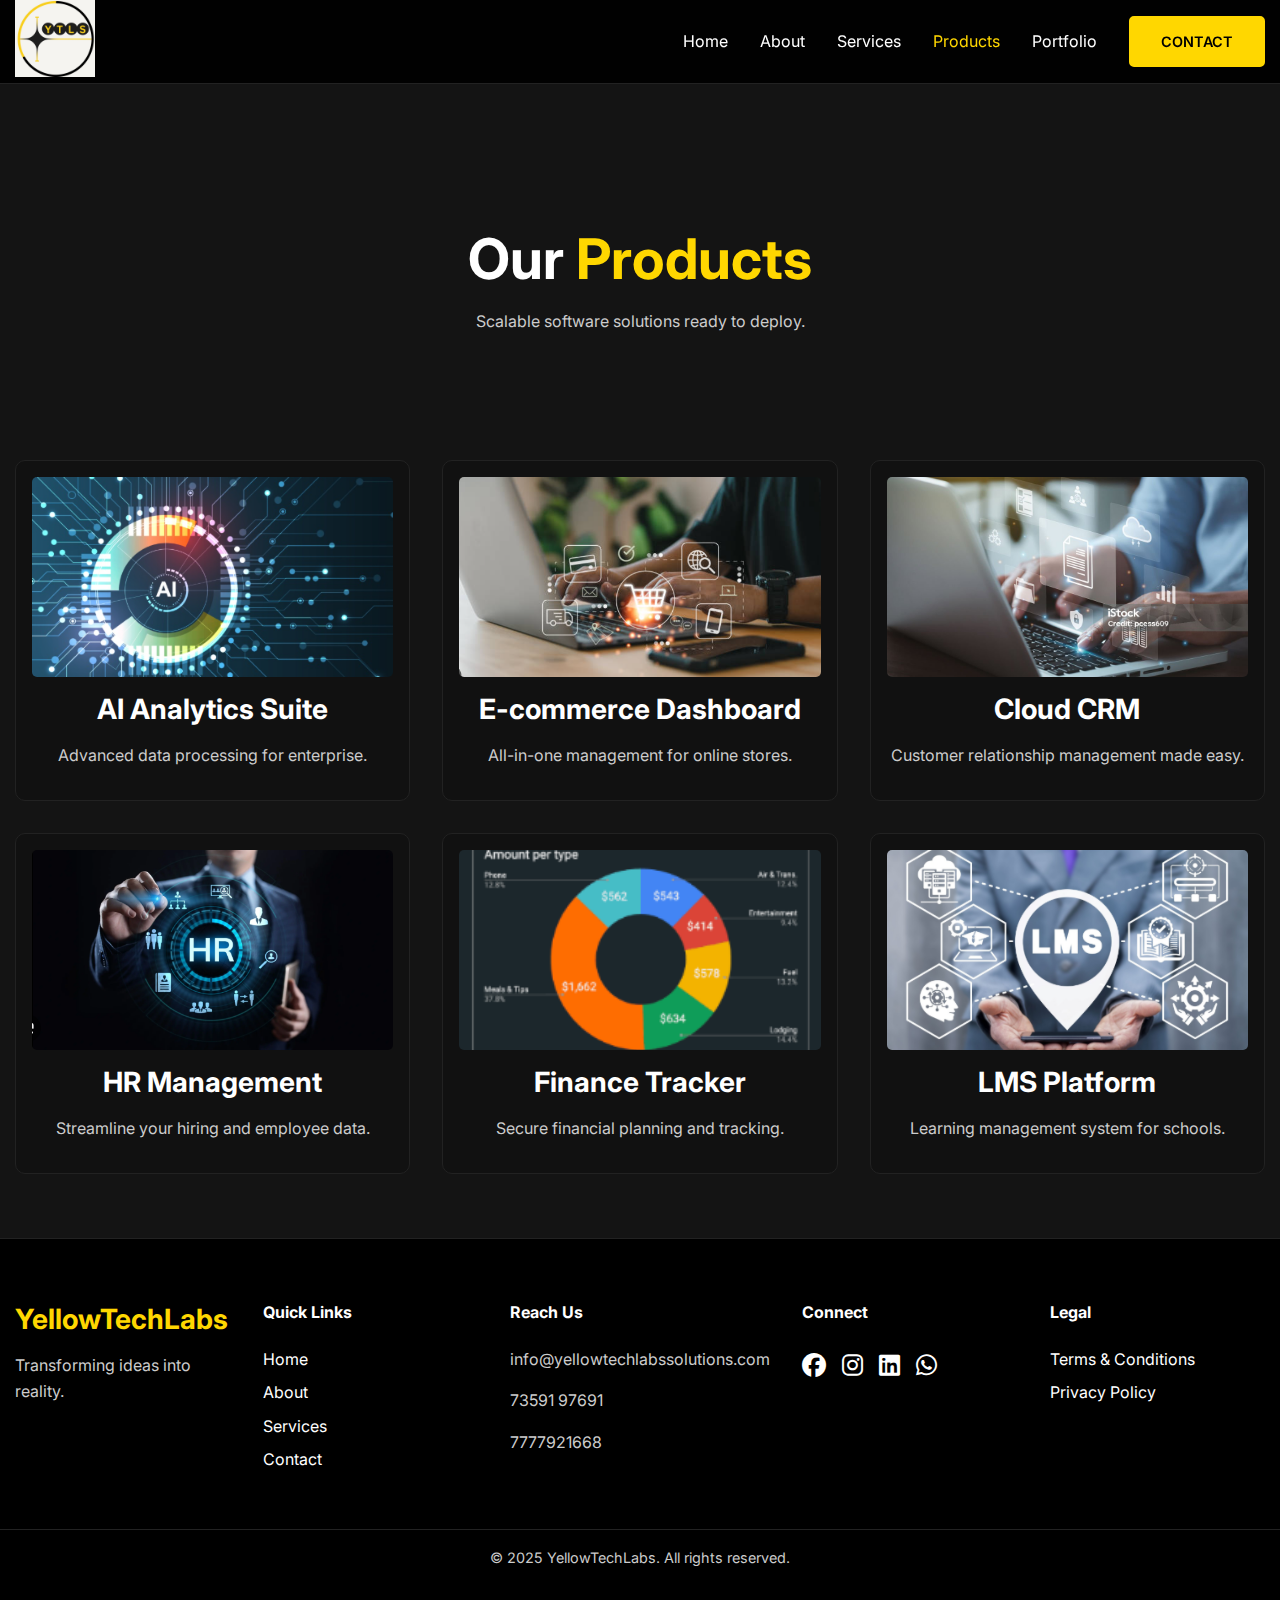
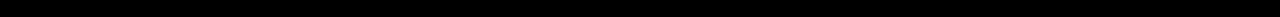
<file: products.html>
<!DOCTYPE html>
<html lang="en">

<head>
    <meta charset="UTF-8">
    <meta name="viewport" content="width=device-width, initial-scale=1.0">
    <title>Products - YellowTechLabs</title>
    <link rel="stylesheet" href="css/style.css">
    <link href="https://fonts.googleapis.com/css2?family=Inter:wght@400;600;700&display=swap" rel="stylesheet">
    <link rel="stylesheet" href="https://cdnjs.cloudflare.com/ajax/libs/font-awesome/6.4.0/css/all.min.css">
</head>

<body>

    <!-- Navigation -->
    <nav class="navbar">
        <div class="container">
            <a href="index.html" class="logo" aria-label="YellowTechLabs Home">
                <img src="images/newlogo2.jpeg" alt="YellowTechLabs" style="height: 80px; width: auto;">
            </a>
            <button class="mobile-menu-toggle" aria-label="Toggle navigation">
                <i class="fa-solid fa-bars"></i>
            </button>
            <ul class="nav-links">
                <li><a href="index.html">Home</a></li>
                <li><a href="about.html">About</a></li>
                <li><a href="services.html">Services</a></li>
                <li><a href="products.html" class="active">Products</a></li>
                <li><a href="portfolio.html">Portfolio</a></li>
                <li><a href="contact.html" class="btn btn-primary">Contact</a></li>
            </ul>
        </div>
    </nav>

    <!-- Hero -->
    <header class="hero section-padding" style="min-height: 40vh; padding-bottom: 1rem;">
        <div class="container text-center">
            <h1>Our <span class="text-yellow">Products</span></h1>
            <p>Scalable software solutions ready to deploy.</p>
        </div>
    </header>

    <!-- Products Grid -->
    <section class="products-grid section-padding" style="padding-top: 1rem;">
        <div class="container grid grid-3">
            <!-- Product 1 -->
            <div class="product-card" style="width: 100%;">
                <img src="images/AI Tool.png" alt="AI Tool"
                    style="height: 200px; width: 100%; object-fit: cover; border-radius: 5px; margin-bottom: 1rem;">
                <h3>AI Analytics Suite</h3>
                <p>Advanced data processing for enterprise.</p>
                <!-- <a href="#" class="btn btn-secondary">View Details</a> -->
            </div>
            <!-- Product 2 -->
            <div class="product-card" style="width: 100%;">
                <img src="images/E-commerce Dash.png" alt="E-com Dash"
                    style="height: 200px; width: 100%; object-fit: cover; border-radius: 5px; margin-bottom: 1rem;">
                <h3>E-commerce Dashboard</h3>
                <p>All-in-one management for online stores.</p>
                <!-- <a href="#" class="btn btn-secondary">View Details</a> -->
            </div>
            <!-- Product 3 -->
            <div class="product-card" style="width: 100%;">
                <img src="images/cloud_crm.png" alt="Cloud CRM"
                    style="height: 200px; width: 100%; object-fit: cover; border-radius: 5px; margin-bottom: 1rem;">
                <h3>Cloud CRM</h3>
                <p>Customer relationship management made easy.</p>
                <!-- <a href="#" class="btn btn-secondary">View Details</a> -->
            </div>
            <!-- Product 4 -->
            <div class="product-card" style="width: 100%;">
                <img src="images/HR Tech.png" alt="HR Tech"
                    style="height: 200px; width: 100%; object-fit: cover; border-radius: 5px; margin-bottom: 1rem;">
                <h3>HR Management</h3>
                <p>Streamline your hiring and employee data.</p>
                <!-- <a href="#" class="btn btn-secondary">View Details</a> -->
            </div>
            <!-- Product 5 -->
            <div class="product-card" style="width: 100%;">
                <img src="images/FinTech.png" alt="FinTech"
                    style="height: 200px; width: 100%; object-fit: cover; border-radius: 5px; margin-bottom: 1rem;">
                <h3>Finance Tracker</h3>
                <p>Secure financial planning and tracking.</p>
                <!-- <a href="#" class="btn btn-secondary">View Details</a> -->
            </div>
            <!-- Product 6 -->
            <div class="product-card" style="width: 100%;">
                <img src="images/EduTech.png" alt="EduTech"
                    style="height: 200px; width: 100%; object-fit: cover; border-radius: 5px; margin-bottom: 1rem;">
                <h3>LMS Platform</h3>
                <p>Learning management system for schools.</p>
                <!-- <a href="#" class="btn btn-secondary">View Details</a> -->
            </div>
        </div>
    </section>

    <!-- Footer -->
    <footer class="footer">
        <div class="container grid grid-5">
            <div class="footer-col">
                <h3>YellowTechLabs</h3>
                <p>Transforming ideas into reality.</p>
            </div>
            <div class="footer-col">
                <h4>Quick Links</h4>
                <ul>
                    <li><a href="index.html">Home</a></li>
                    <li><a href="about.html">About</a></li>
                    <li><a href="services.html">Services</a></li>
                    <li><a href="contact.html">Contact</a></li>
                </ul>
            </div>
            <div class="footer-col">
                <h4>Reach Us</h4>
                <p><a href="https://mail.google.com/mail/?view=cm&fs=1&to=info@yellowtechlabssolutions.com"
                        target="_blank">info@yellowtechlabssolutions.com</a></p>
                <p><a href="https://wa.me/917359197691" target="_blank">73591 97691</a></p>
                <p><a href="https://wa.me/917777921668" target="_blank">7777921668</a></p>
            </div>
            <div class="footer-col">
                <h4>Connect</h4>
                <div class="social-icons">
                    <a href="https://www.facebook.com/profile.php?id=61588084139112" target="_blank"
                        aria-label="Facebook"><i class="fa-brands fa-facebook"></i></a>
                    <a href="#" aria-label="Instagram"><i class="fa-brands fa-instagram"></i></a>
                    <a href="https://www.linkedin.com/company/111452900/admin/dashboard/" target="_blank"
                        aria-label="LinkedIn"><i class="fa-brands fa-linkedin"></i></a>
                    <a href="https://wa.me/917359197691" target="_blank" aria-label="WhatsApp"><i
                            class="fa-brands fa-whatsapp"></i></a>
                </div>
            </div>
            <div class="footer-col">
                <h4>Legal</h4>
                <ul>
                    <li><a href="#" class="open-modal" data-modal="terms">Terms & Conditions</a>
                    </li>
                    <li><a href="#" class="open-modal" data-modal="privacy">Privacy Policy</a></li>
                </ul>
            </div>
        </div>
        <div class="footer-bottom text-center">
            <p>&copy; 2025 YellowTechLabs. All rights reserved.</p>
        </div>
    </footer>

    <!-- Modal Structure -->
    <div class="modal-overlay" id="modalOverlay">
        <div class="modal-content">
            <button class="modal-close"><i class="fa-solid fa-times"></i></button>
            <div class="modal-body" id="modalBody">
                <h2 id="modalTitle">Modal Title</h2>
                <!-- Content injected via JS -->
            </div>
        </div>
    </div>

    <script src="js/main.js"></script>
</body>

</html>
</file>
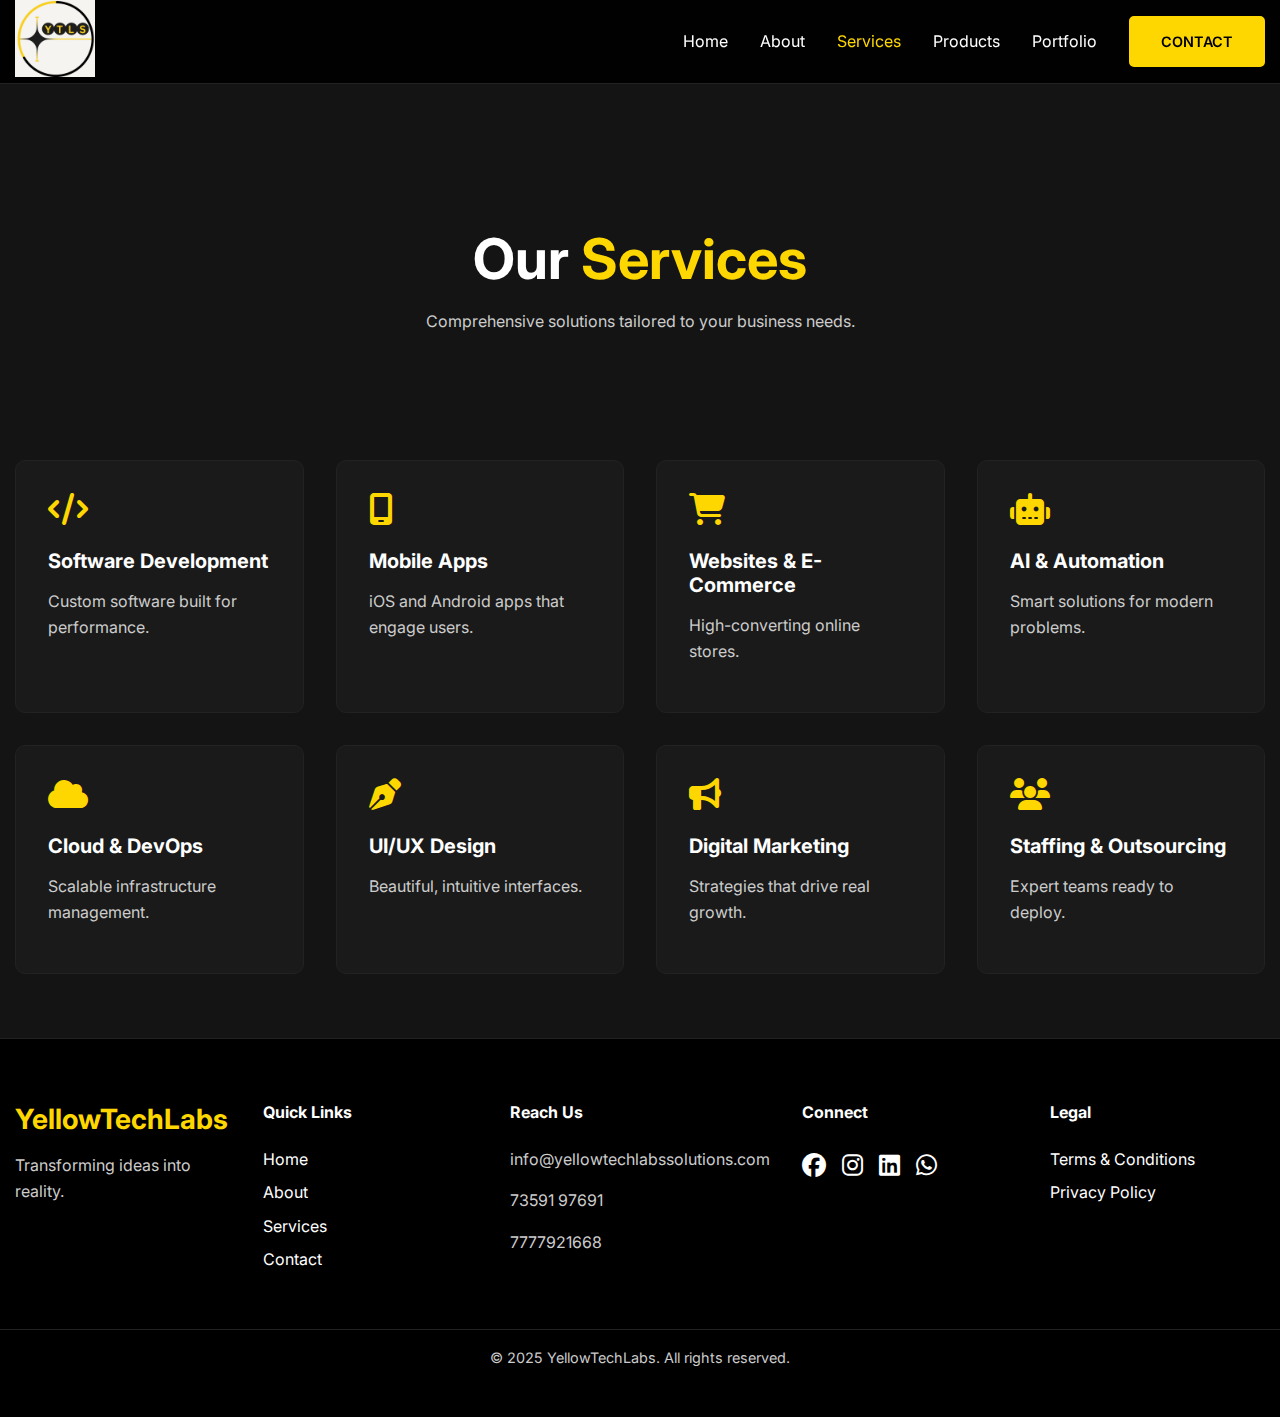
<file: services.html>
<!DOCTYPE html>
<html lang="en">

<head>
    <meta charset="UTF-8">
    <meta name="viewport" content="width=device-width, initial-scale=1.0">
    <title>Services - YellowTechLabs</title>
    <link rel="stylesheet" href="css/style.css">
    <link href="https://fonts.googleapis.com/css2?family=Inter:wght@400;600;700&display=swap" rel="stylesheet">
    <link rel="stylesheet" href="https://cdnjs.cloudflare.com/ajax/libs/font-awesome/6.4.0/css/all.min.css">
</head>

<body>

    <!-- Navigation -->
    <nav class="navbar">
        <div class="container">
            <a href="index.html" class="logo" aria-label="YellowTechLabs Home">
                <img src="images/newlogo2.jpeg" alt="YellowTechLabs" style="height: 80px; width: auto;">
            </a>
            <button class="mobile-menu-toggle" aria-label="Toggle navigation">
                <i class="fa-solid fa-bars"></i>
            </button>
            <ul class="nav-links">
                <li><a href="index.html">Home</a></li>
                <li><a href="about.html">About</a></li>
                <li><a href="services.html" class="active">Services</a></li>
                <li><a href="products.html">Products</a></li>
                <li><a href="portfolio.html">Portfolio</a></li>
                <li><a href="contact.html" class="btn btn-primary">Contact</a></li>
            </ul>
        </div>
    </nav>

    <!-- Hero -->
    <header class="hero section-padding" style="min-height: 40vh; padding-bottom: 1rem;">
        <div class="container text-center">
            <h1>Our <span class="text-yellow">Services</span></h1>
            <p>Comprehensive solutions tailored to your business needs.</p>
        </div>
    </header>

    <!-- Services Grid -->
    <section class="services-grid section-padding" style="padding-top: 1rem;">
        <div class="container grid grid-4">
            <!-- Service 1 -->
            <div class="service-card">
                <i class="fa-solid fa-code fa-2x text-yellow"></i>
                <h3>Software Development</h3>
                <p>Custom software built for performance.</p>
                <!-- <a href="#" class="btn btn-secondary"
                    style="margin-top: 1rem; font-size: 0.8rem; padding: 8px 16px;">Learn More</a> -->
            </div>
            <!-- Service 2 -->
            <div class="service-card">
                <i class="fa-solid fa-mobile-screen fa-2x text-yellow"></i>
                <h3>Mobile Apps</h3>
                <p>iOS and Android apps that engage users.</p>
                <!-- <a href="#" class="btn btn-secondary"
                    style="margin-top: 1rem; font-size: 0.8rem; padding: 8px 16px;">Learn More</a> -->
            </div>
            <!-- Service 3 -->
            <div class="service-card">
                <i class="fa-solid fa-cart-shopping fa-2x text-yellow"></i>
                <h3>Websites & E-Commerce</h3>
                <p>High-converting online stores.</p>
                <!-- <a href="#" class="btn btn-secondary"
                    style="margin-top: 1rem; font-size: 0.8rem; padding: 8px 16px;">Learn More</a> -->
            </div>
            <!-- Service 4 -->
            <div class="service-card">
                <i class="fa-solid fa-robot fa-2x text-yellow"></i>
                <h3>AI & Automation</h3>
                <p>Smart solutions for modern problems.</p>
                <!-- <a href="#" class="btn btn-secondary"
                    style="margin-top: 1rem; font-size: 0.8rem; padding: 8px 16px;">Learn More</a> -->
            </div>
            <!-- Service 5 -->
            <div class="service-card">
                <i class="fa-solid fa-cloud fa-2x text-yellow"></i>
                <h3>Cloud & DevOps</h3>
                <p>Scalable infrastructure management.</p>
                <!-- <a href="#" class="btn btn-secondary"
                    style="margin-top: 1rem; font-size: 0.8rem; padding: 8px 16px;">Learn More</a> -->
            </div>
            <!-- Service 6 -->
            <div class="service-card">
                <i class="fa-solid fa-pen-nib fa-2x text-yellow"></i>
                <h3>UI/UX Design</h3>
                <p>Beautiful, intuitive interfaces.</p>
                <!-- <a href="#" class="btn btn-secondary"
                    style="margin-top: 1rem; font-size: 0.8rem; padding: 8px 16px;">Learn More</a> -->
            </div>
            <!-- Service 7 -->
            <div class="service-card">
                <i class="fa-solid fa-bullhorn fa-2x text-yellow"></i>
                <h3>Digital Marketing</h3>
                <p>Strategies that drive real growth.</p>
                <!-- <a href="#" class="btn btn-secondary"
                    style="margin-top: 1rem; font-size: 0.8rem; padding: 8px 16px;">Learn More</a> -->
            </div>
            <!-- Service 8 -->
            <div class="service-card">
                <i class="fa-solid fa-users fa-2x text-yellow"></i>
                <h3>Staffing & Outsourcing</h3>
                <p>Expert teams ready to deploy.</p>
                <!-- <a href="#" class="btn btn-secondary"
                    style="margin-top: 1rem; font-size: 0.8rem; padding: 8px 16px;">Learn More</a> -->
            </div>
        </div>
    </section>

    <!-- Footer -->
    <footer class="footer">
        <div class="container grid grid-5">
            <div class="footer-col">
                <h3>YellowTechLabs</h3>
                <p>Transforming ideas into reality.</p>
            </div>
            <div class="footer-col">
                <h4>Quick Links</h4>
                <ul>
                    <li><a href="index.html">Home</a></li>
                    <li><a href="about.html">About</a></li>
                    <li><a href="services.html">Services</a></li>
                    <li><a href="contact.html">Contact</a></li>
                </ul>
            </div>
            <div class="footer-col">
                <h4>Reach Us</h4>
                <p><a href="https://mail.google.com/mail/?view=cm&fs=1&to=info@yellowtechlabssolutions.com"
                        target="_blank">info@yellowtechlabssolutions.com</a></p>
                <p><a href="https://wa.me/917359197691" target="_blank">73591 97691</a></p>
                <p><a href="https://wa.me/917777921668" target="_blank">7777921668</a></p>
            </div>
            <div class="footer-col">
                <h4>Connect</h4>
                <div class="social-icons">
                    <a href="https://www.facebook.com/profile.php?id=61588084139112" target="_blank"
                        aria-label="Facebook"><i class="fa-brands fa-facebook"></i></a>
                    <a href="#" aria-label="Instagram"><i class="fa-brands fa-instagram"></i></a>
                    <a href="https://www.linkedin.com/company/111452900/admin/dashboard/" target="_blank"
                        aria-label="LinkedIn"><i class="fa-brands fa-linkedin"></i></a>
                    <a href="https://wa.me/917359197691" target="_blank" aria-label="WhatsApp"><i
                            class="fa-brands fa-whatsapp"></i></a>
                </div>
            </div>
            <div class="footer-col">
                <h4>Legal</h4>
                <ul>
                    <li><a href="#" class="open-modal" data-modal="terms">Terms & Conditions</a>
                    </li>
                    <li><a href="#" class="open-modal" data-modal="privacy">Privacy Policy</a></li>
                </ul>
            </div>
        </div>
        <div class="footer-bottom text-center">
            <p>&copy; 2025 YellowTechLabs. All rights reserved.</p>
        </div>
    </footer>

    <!-- Modal Structure -->
    <div class="modal-overlay" id="modalOverlay">
        <div class="modal-content">
            <button class="modal-close"><i class="fa-solid fa-times"></i></button>
            <div class="modal-body" id="modalBody">
                <h2 id="modalTitle">Modal Title</h2>
                <!-- Content injected via JS -->
            </div>
        </div>
    </div>

    <script src="js/main.js"></script>
</body>

</html>
</file>
<file: css/style.css>
/* 
========================================
   YellowTechLabs - Design System & Global Styles
========================================
*/

/* 1. Variables & Design Tokens */
:root {
    /* Colors */
    --bg-color: #141414;
    --bg-secondary: #111111;
    --bg-tertiary: #1A1A1A;
    --text-color: #FFFFFF;
    --text-muted: #CCCCCC;
    --primary-color: #FFD700;
    /* Yellow */
    --border-color: #222222;

    /* Typography */
    --font-main: 'Inter', sans-serif;

    /* Spacing */
    --spacing-sm: 1rem;
    --spacing-md: 2rem;
    --spacing-lg: 4rem;
    --spacing-xl: 6rem;

    /* Transitions */
    --transition-speed: 0.3s;
    --transition-ease: ease-in-out;

    /* Border Radius */
    --radius-sm: 5px;
    --radius-md: 10px;
    --radius-lg: 20px;
}

/* Hide Scrollbar Globally */
html,
body {
    scrollbar-width: none;
    /* Firefox */
    -ms-overflow-style: none;
    /* IE/Edge */
}

html::-webkit-scrollbar,
body::-webkit-scrollbar {
    display: none;
    /* Chrome/Safari/Opera */
}

/* 2. Reset & Base Styles */
*,
*::before,
*::after {
    margin: 0;
    padding: 0;
    box-sizing: border-box;
}

html {
    scroll-behavior: smooth;
}

body {
    font-family: var(--font-main);
    background-color: var(--bg-color);
    color: var(--text-color);
    line-height: 1.6;
    overflow-x: hidden;
    -webkit-font-smoothing: antialiased;
}

a {
    text-decoration: none;
    color: inherit;
    transition: color var(--transition-speed) var(--transition-ease);
}

ul {
    list-style: none;
}

img {
    max-width: 100%;
    display: block;
    height: auto;
}

/* 3. Typography */
h1,
h2,
h3,
h4,
h5,
h6 {
    font-weight: 700;
    line-height: 1.2;
    margin-bottom: var(--spacing-sm);
}

h1 {
    font-size: clamp(2.5rem, 5vw, 3.5rem);
}

h2 {
    font-size: clamp(2rem, 4vw, 2.5rem);
}

h3 {
    font-size: clamp(1.5rem, 3vw, 1.75rem);
}

p {
    margin-bottom: var(--spacing-sm);
    color: var(--text-muted);
}

.text-center {
    text-align: center;
}

.text-yellow {
    color: var(--primary-color);
}

/* 4. Layout Utilities */
.container {
    max-width: 1400px;
    /* Increased from 1200px */
    margin: 0 auto;
    padding: 0 15px;
    /* Reduced padding */
    width: 100%;
}

.section-padding {
    padding: var(--spacing-lg) 0;
}

.grid {
    display: grid;
    gap: var(--spacing-md);
}

.grid-2 {
    grid-template-columns: repeat(2, 1fr);
}

.grid-3 {
    grid-template-columns: repeat(3, 1fr);
}

.grid-4 {
    grid-template-columns: repeat(4, 1fr);
}

.grid-5 {
    grid-template-columns: repeat(5, 1fr);
}

.mt-3 {
    margin-top: 3rem;
}

.mt-4 {
    margin-top: 4rem;
}

/* 5. Components */

/* Buttons */
.btn {
    display: inline-block;
    padding: 12px 30px;
    border-radius: var(--radius-sm);
    font-weight: 600;
    cursor: pointer;
    text-transform: uppercase;
    font-size: 0.9rem;
    transition: all var(--transition-speed) var(--transition-ease);
    border: 2px solid transparent;
}

.btn-primary {
    background-color: var(--primary-color);
    color: #000;
    border-color: var(--primary-color);
}

/* Ensure text remains black even when active (overrides nav link active state) */
.btn-primary.active,
.nav-links a.btn-primary.active {
    color: #000 !important;
}

.nav-links .btn-primary:hover,
.nav-links a.btn-primary.active:hover {
    color: var(--primary-color) !important;
    background-color: transparent !important;
}

.btn-primary:hover,
.btn-primary:focus {
    background-color: transparent;
    color: var(--primary-color);
}

.btn-secondary {
    background-color: transparent;
    color: var(--text-color);
    border-color: var(--text-color);
}

.btn-secondary:hover,
.btn-secondary:focus {
    background-color: var(--text-color);
    color: #000;
}

/* Navbar */
.navbar {
    background-color: rgba(0, 0, 0, 0.95);
    padding: 1rem 0;
    position: sticky;
    top: 0;
    z-index: 1000;
    border-bottom: 1px solid var(--border-color);
    backdrop-filter: blur(11px);
    transition: transform var(--transition-speed) var(--transition-ease);
}

.navbar .container {
    display: flex;
    justify-content: space-between;
    align-items: center;
}

.logo {
    font-size: 1.5rem;
    font-weight: 700;
    color: var(--primary-color);
}

.nav-links {
    display: flex;
    gap: 2rem;
    align-items: center;
}

.nav-links a:hover,
.nav-links a.active {
    color: var(--primary-color);
}

.mobile-menu-toggle {
    display: none;
    background: none;
    border: none;
    color: var(--text-color);
    font-size: 1.5rem;
    cursor: pointer;
}

/* Hero Section */
.hero {
    display: flex;
    align-items: center;
    min-height: 80vh;
    position: relative;
}

.hero-buttons {
    display: flex;
    gap: 1rem;
    margin-top: 2rem;
    flex-wrap: wrap;
}

.illustration-placeholder {
    background: radial-gradient(circle, rgba(255, 215, 0, 0.1) 0%, rgba(0, 0, 0, 0) 70%);
    height: 400px;
    display: flex;
    justify-content: center;
    align-items: center;
    border: 1px solid var(--border-color);
    border-radius: var(--radius-lg);
    position: relative;
}

/* Trust Metrics */
.trust-metrics {
    background-color: var(--bg-secondary);
    border-top: 1px solid var(--border-color);
    border-bottom: 1px solid var(--border-color);
}

.metric-item i {
    margin-bottom: 1rem;
}

.metric-item h3 {
    margin-bottom: 0.5rem;
    color: #fff;
}

/* Core Services */
.service-card {
    background-color: var(--bg-tertiary);
    padding: 2rem;
    border-radius: var(--radius-md);
    border: 1px solid var(--border-color);
    transition: transform var(--transition-speed), border-color var(--transition-speed);
}

.service-card:hover {
    transform: translateY(-5px);
    border-color: var(--primary-color);
}

.service-card i {
    margin-bottom: 1.5rem;
}

.service-card h3 {
    margin-bottom: 1rem;
    font-size: 1.25rem;
}

/* Featured Products - Carousel */
.carousel-container {
    overflow-x: auto;
    padding: 1rem 0;
    scrollbar-width: thin;
    scrollbar-color: var(--primary-color) var(--bg-secondary);
}

.carousel-container::-webkit-scrollbar {
    height: 8px;
}

.carousel-container::-webkit-scrollbar-track {
    background: var(--bg-secondary);
}

.carousel-container::-webkit-scrollbar-thumb {
    background-color: var(--primary-color);
    border-radius: 4px;
}

.carousel-track {
    display: flex;
    gap: 2rem;
    min-width: max-content;
    padding-bottom: 1rem;
}

.product-card {
    background: var(--bg-secondary);
    border: 1px solid var(--border-color);
    border-radius: var(--radius-md);
    width: 300px;
    padding: 1rem;
    text-align: center;
}

.product-image-placeholder {
    height: 200px;
    background: var(--border-color);
    margin-bottom: 1rem;
    display: flex;
    align-items: center;
    justify-content: center;
    color: #555;
    border-radius: var(--radius-sm);
}

/* Case Studies */
.case-study-block {
    align-items: center;
    background: var(--bg-secondary);
    border-radius: var(--radius-lg);
    overflow: hidden;
    border: 1px solid var(--border-color);
}

.case-image-placeholder {
    height: 100%;
    min-height: 300px;
    background: var(--border-color);
    display: flex;
    align-items: center;
    justify-content: center;
    color: #555;
}

.case-content {
    padding: 3rem;
}

.result-highlight {
    font-size: 1.5rem;
    font-weight: 700;
    color: var(--primary-color);
    margin: 1rem 0;
}

/* Why Choose Us */
.why-choose-us {
    background-color: #0f0f0f;
}

.icon-list li {
    display: flex;
    align-items: center;
    gap: 1rem;
    margin-bottom: 1rem;
    font-size: 1.1rem;
}

.why-image-placeholder {
    display: flex;
    align-items: center;
    justify-content: center;
    background: radial-gradient(circle, rgba(255, 215, 0, 0.05) 0%, rgba(0, 0, 0, 0) 70%);
}

/* Footer */
.footer {
    background-color: #000;
    border-top: 1px solid var(--border-color);
    padding-top: var(--spacing-lg);
    padding-bottom: var(--spacing-md);
}

.footer-col h3 {
    margin-bottom: 1rem;
    color: var(--primary-color);
}

.footer-col h4 {
    margin-bottom: 1.5rem;
}

.footer-col ul li {
    margin-bottom: 0.5rem;
}

.footer-col ul li a:hover {
    color: var(--primary-color);
}

.social-icons {
    display: flex;
    gap: 1rem;
}

.social-icons a {
    font-size: 1.5rem;
    transition: color var(--transition-speed);
}

.social-icons a:hover {
    color: var(--primary-color);
}

.footer-bottom {
    margin-top: 3rem;
    padding-top: 1rem;
    border-top: 1px solid var(--border-color);
    font-size: 0.9rem;
    color: #666;
}

/* 6. Responsive Design */
@media (max-width: 992px) {

    .grid-4,
    .grid-5 {
        grid-template-columns: repeat(2, 1fr);
    }

    .grid-3 {
        grid-template-columns: repeat(2, 1fr);
    }
}

@media (max-width: 768px) {

    .grid-2,
    .grid-3,
    .grid-4,
    .grid-5 {
        grid-template-columns: 1fr;
    }

    .navbar .nav-links {
        display: none;
        position: absolute;
        top: 100%;
        left: 0;
        right: 0;
        background-color: rgba(11, 11, 11, 0.98);
        flex-direction: column;
        padding: 2rem;
        border-bottom: 1px solid var(--border-color);
    }

    .navbar .nav-links.active {
        display: flex;
    }

    .mobile-menu-toggle {
        display: block;
    }

    .hero {
        flex-direction: column-reverse;
        text-align: center;
        padding-top: 2rem;
    }

    .hero-buttons {
        justify-content: center;
    }

    .reverse-layout {
        display: flex;
        flex-direction: column-reverse;
    }

    .illustration-placeholder {
        height: 300px;
        margin-bottom: 2rem;
    }
}

/* Navbar Hidden State */
.navbar.navbar-hidden {
    transform: translateY(-100%);
}

/* 7. Modal Styles */
.modal-overlay {
    display: none;
    position: fixed;
    top: 0;
    left: 0;
    width: 100%;
    height: 100%;
    background-color: rgba(0, 0, 0, 0.8);
    z-index: 2000;
    justify-content: center;
    align-items: center;
    opacity: 0;
    transition: opacity 0.3s ease;
}

.modal-overlay.active {
    display: flex;
    opacity: 1;
}

.modal-content {
    background-color: var(--bg-secondary);
    padding: 2rem;
    border-radius: var(--radius-md);
    border: 1px solid var(--primary-color);
    max-width: 600px;
    width: 90%;
    max-height: 80vh;
    display: flex;
    flex-direction: column;
    position: relative;
    overflow: hidden;
    /* Ensure content stays within rounded corners and max-height */
    transform: translateY(20px);
    transition: transform 0.3s ease;
}

.modal-overlay.active .modal-content {
    transform: translateY(0);
}

.modal-close {
    position: absolute;
    top: 1rem;
    right: 1rem;
    background: none;
    border: none;
    color: var(--text-color);
    font-size: 1.5rem;
    cursor: pointer;
    transition: color 0.3s;
}

.modal-close:hover {
    color: var(--primary-color);
}

.modal-body {
    overflow-y: auto;
    padding-right: 1rem;
    /* Prevent content from hitting scrollbar */
    flex: 1;
    min-height: 0;
    margin-top: 2rem;
    scrollbar-width: none;
    /* Firefox */
    -ms-overflow-style: none;
    /* IE/Edge */
}

.modal-body::-webkit-scrollbar {
    display: none;
    /* Chrome/Safari/Opera */
}

.modal-body h2 {
    color: var(--primary-color);
    margin-bottom: 1rem;
}

.modal-body p,
.modal-body ul {
    margin-bottom: 1rem;
    color: var(--text-muted);
    text-align: left;
}

.modal-body ul {
    padding-left: 1.5rem;
    list-style-type: disc;
}

/* Timeline Detailed Styles */
.timeline-detailed {
    display: flex;
    flex-direction: column;
    gap: 3rem;
    max-width: 800px;
    margin: 0 auto;
    text-align: left;
}

.timeline-year {
    position: relative;
    padding-left: 2rem;
    border-left: 2px solid var(--primary-color);
}

.timeline-year::before {
    content: '';
    position: absolute;
    left: -9px;
    top: 0;
    width: 16px;
    height: 16px;
    background-color: var(--primary-color);
    border-radius: 50%;
}

.timeline-year h3 {
    color: var(--primary-color);
    margin-bottom: 0.5rem;
}

.timeline-year ul {
    list-style-type: disc;
    padding-left: 1.5rem;
    margin-top: 0.5rem;
    color: var(--text-muted);
}

.timeline-year strong {
    color: #fff;
}

/* Logo Adjustment for Navbar */
.navbar .logo {
    display: flex;
    align-items: center;
}

.navbar .logo img {
    margin-top: -20px;
    margin-bottom: -10px;
    position: relative;
    z-index: 1001;
}


.modal-body h3 {
    font-size: 1.1rem;
    color: var(--primary-color);
    margin-top: 1.5rem;
    margin-bottom: 0.5rem;
    text-align: left;
}


/* Font Size Adjustment for Modal */
.modal-body p,
.modal-body ul,
.modal-body li {
    font-size: 0.9rem;
    line-height: 1.5;
}


/* Hide Scrollbar for Modal Content */
.modal-content {
    scrollbar-width: none;
    /* Firefox */
    -ms-overflow-style: none;
    /* IE/Edge */
}

.modal-content::-webkit-scrollbar {
    display: none;
    /* Chrome/Safari/Opera */
}
</file>
